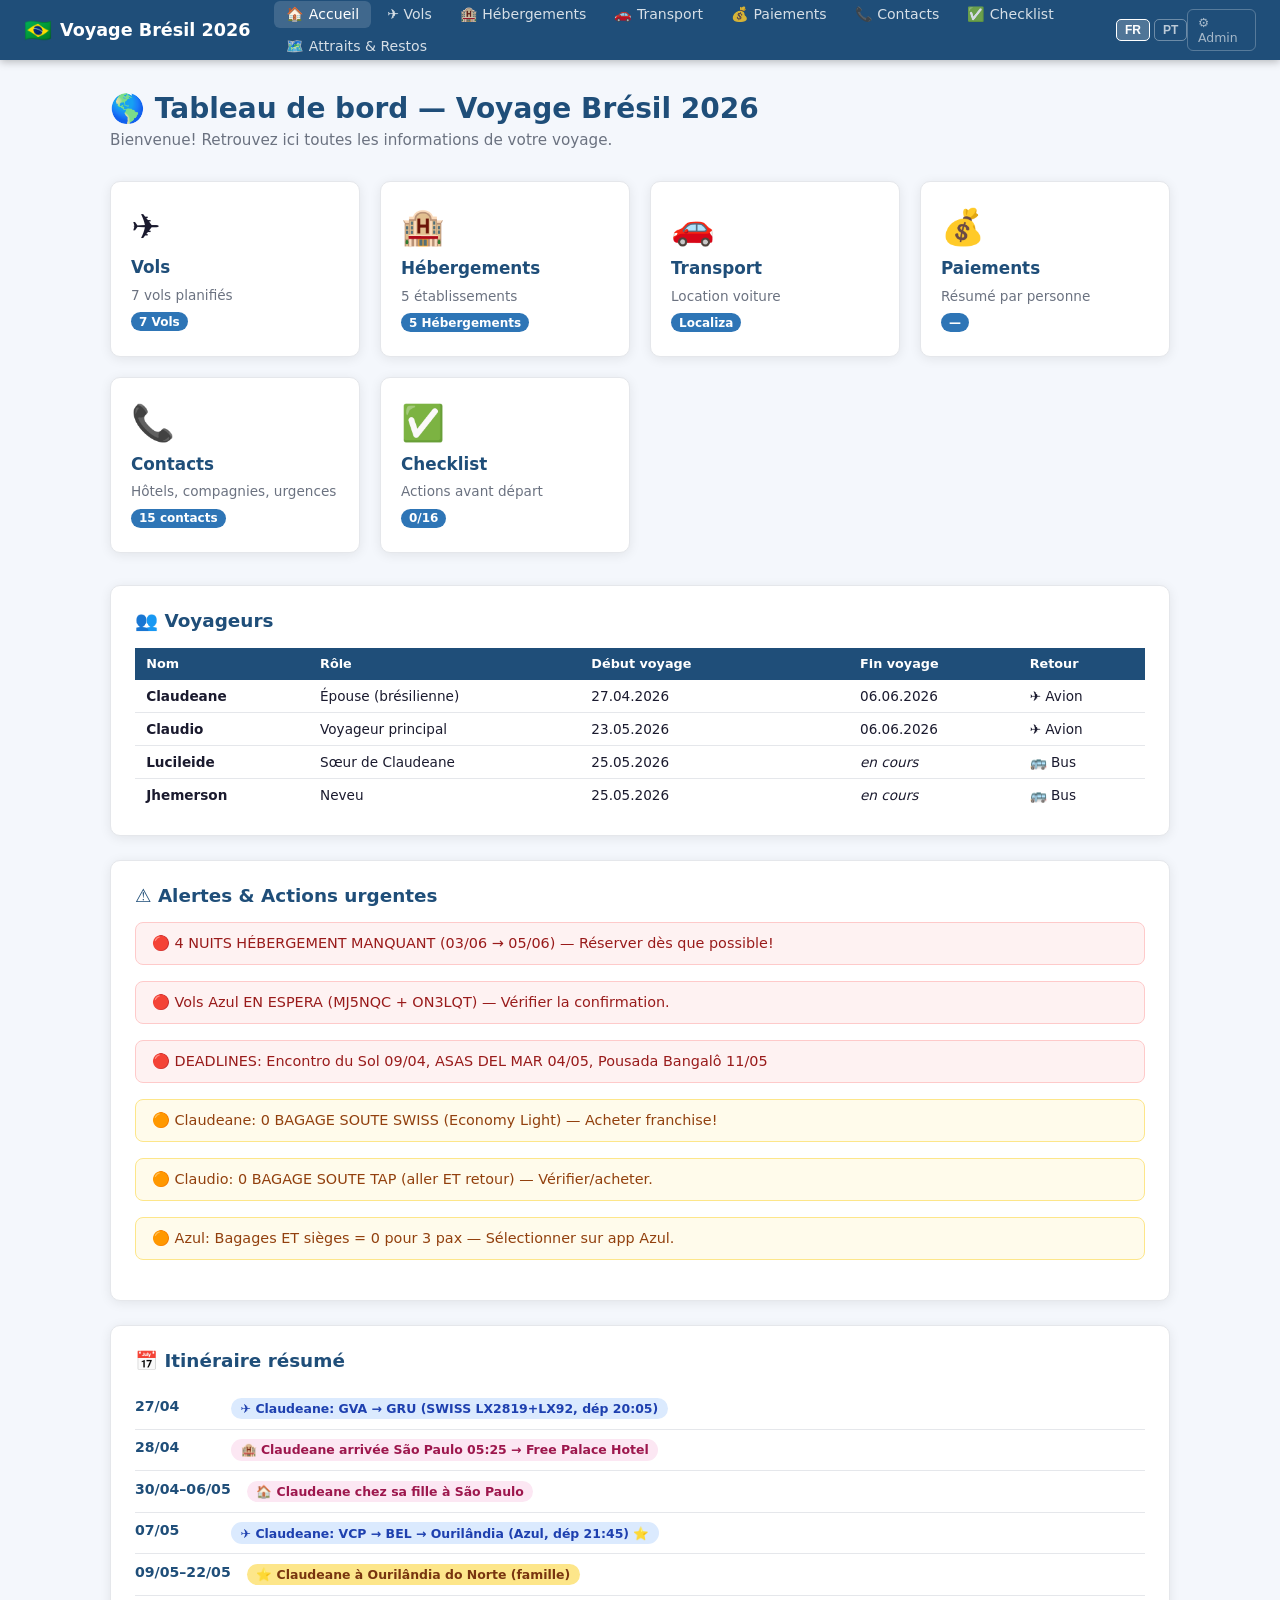
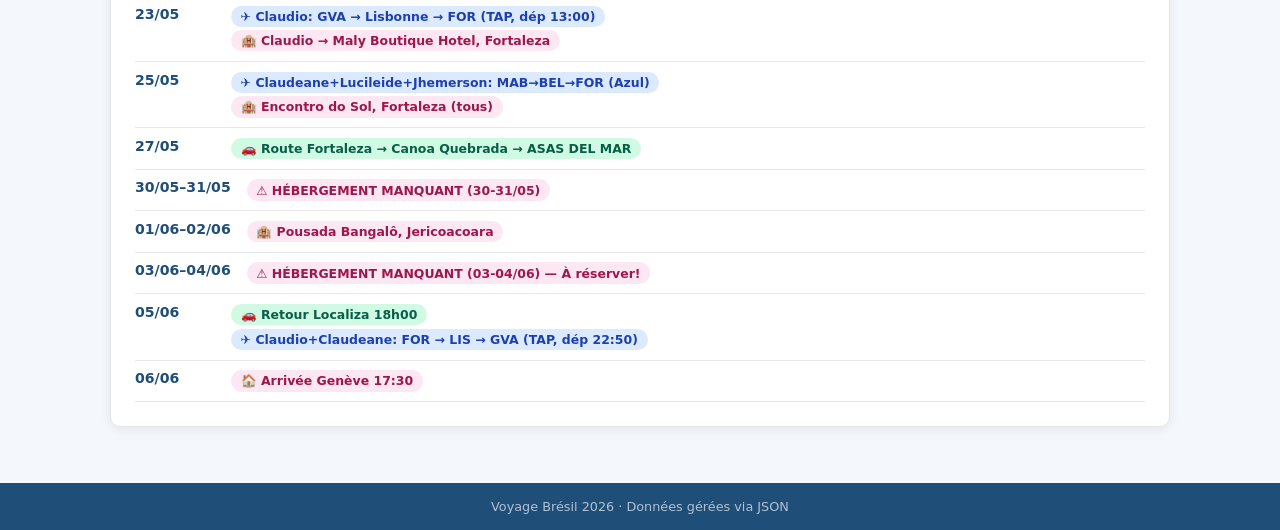
<file: index.html>
<!DOCTYPE html>
<html lang="fr">
<head>
  <meta charset="UTF-8">
  <meta name="viewport" content="width=device-width, initial-scale=1.0">
  <title>Voyage Brésil 2026 🇧🇷</title>
  <link rel="stylesheet" href="assets/styles.css">
  <link rel="icon" href="data:image/svg+xml,<svg xmlns='http://www.w3.org/2000/svg' viewBox='0 0 100 100'><text y='.9em' font-size='90'>🇧🇷</text></svg>">
  <script type="module" src="assets/i18n.js"></script>
</head>
<body>
  <nav>
    <a class="nav-brand" href="index.html"><span>🇧🇷</span> Voyage Brésil 2026</a>
    <div class="nav-links">
      <a href="index.html" data-i18n="nav.home">🏠 Accueil</a>
      <a href="flights.html" data-i18n="nav.flights">✈️ Vols</a>
      <a href="lodgings.html" data-i18n="nav.lodgings">🏨 Hébergements</a>
      <a href="transport.html" data-i18n="nav.transport">🚗 Transport</a>
      <a href="payments.html" data-i18n="nav.payments">💰 Paiements</a>
      <a href="contacts.html" data-i18n="nav.contacts">📞 Contacts</a>
      <a href="checklist.html" data-i18n="nav.checklist">✅ Checklist</a>
      <a href="attractions-restaurants.html" data-i18n="nav.attractions">🗺️ Attraits &amp; Restos</a>
    </div>
    <div class="nav-spacer"></div>
    <div class="lang-toggle">
      <button class="lang-btn" data-lang="fr" aria-pressed="true">FR</button>
      <button class="lang-btn" data-lang="pt-BR" aria-pressed="false">PT</button>
    </div>
    <a class="nav-admin-link" href="admin.html" data-i18n="nav.admin">⚙️ Admin</a>
  </nav>

  <main>
    <div class="page-header">
      <h1 data-i18n="page.index.title">🌎 Tableau de bord — Voyage Brésil 2026</h1>
      <p data-i18n="page.index.subtitle">Bienvenue! Retrouvez ici toutes les informations de votre voyage.</p>
    </div>

    <!-- Trip summary cards -->
    <div class="dashboard-grid">
      <a class="dash-card" href="flights.html">
        <div class="icon">✈️</div>
        <h3 data-i18n="dash.flights">Vols</h3>
        <p data-i18n="dash.flights.desc">7 vols planifiés</p>
        <span class="badge" id="flights-badge">…</span>
      </a>
      <a class="dash-card" href="lodgings.html">
        <div class="icon">🏨</div>
        <h3 data-i18n="dash.lodgings">Hébergements</h3>
        <p data-i18n="dash.lodgings.desc">5 établissements</p>
        <span class="badge" id="lodgings-badge">…</span>
      </a>
      <a class="dash-card" href="transport.html">
        <div class="icon">🚗</div>
        <h3 data-i18n="dash.transport">Transport</h3>
        <p data-i18n="dash.transport.desc">Location voiture</p>
        <span class="badge" id="transport-badge">Localiza</span>
      </a>
      <a class="dash-card" href="payments.html">
        <div class="icon">💰</div>
        <h3 data-i18n="dash.payments">Paiements</h3>
        <p data-i18n="dash.payments.desc">Résumé par personne</p>
        <span class="badge" id="payments-badge">…</span>
      </a>
      <a class="dash-card" href="contacts.html">
        <div class="icon">📞</div>
        <h3 data-i18n="dash.contacts">Contacts</h3>
        <p data-i18n="dash.contacts.desc">Hôtels, compagnies, urgences</p>
        <span class="badge">15 contacts</span>
      </a>
      <a class="dash-card" href="checklist.html">
        <div class="icon">✅</div>
        <h3 data-i18n="dash.checklist">Checklist</h3>
        <p data-i18n="dash.checklist.desc">Actions avant départ</p>
        <span class="badge" id="checklist-badge">…</span>
      </a>
    </div>

    <!-- Travellers -->
    <div class="card" style="margin-top:2rem">
      <h2 data-i18n="dash.travellers">👥 Voyageurs</h2>
      <div class="table-wrap">
        <table>
          <thead>
            <tr>
              <th data-i18n="th.traveller.name">Nom</th>
              <th data-i18n="th.traveller.role">Rôle</th>
              <th data-i18n="th.traveller.start">Début voyage</th>
              <th data-i18n="th.traveller.end">Fin voyage</th>
              <th data-i18n="th.traveller.return">Retour</th>
            </tr>
          </thead>
          <tbody id="travellers-tbody">
            <tr><td colspan="5" class="loading-center"><div class="spinner"></div></td></tr>
          </tbody>
        </table>
      </div>
    </div>

    <!-- Alerts -->
    <div class="card">
      <h2 data-i18n="dash.alerts">⚠️ Alertes & Actions urgentes</h2>
      <div id="alerts-container">
        <div class="loading-center"><div class="spinner"></div></div>
      </div>
    </div>

    <!-- Itinerary overview -->
    <div class="card">
      <h2 data-i18n="dash.itinerary">📅 Itinéraire résumé</h2>
      <div id="itinerary-container">
        <div class="loading-center"><div class="spinner"></div></div>
      </div>
    </div>
  </main>

  <footer>
    <p><span data-i18n="footer.text">Voyage Brésil 2026 · Données gérées via</span> JSON</p>
  </footer>

  <script type="module">
    import { fetchTravellers, fetchFlights, fetchLodgings, fetchChecklist, fmtDate, escHtml, statusBadge } from './assets/public.js';
    import { t } from './assets/i18n.js';

    async function loadDashboard() {
      renderAlerts();
      renderItinerary();

      try {
        const [travellers, flights, lodgings, checklist] = await Promise.all([
          fetchTravellers(),
          fetchFlights(),
          fetchLodgings(),
          fetchChecklist(),
        ]);

        // Travellers
        const tbody = document.getElementById('travellers-tbody');
        if (travellers) {
          tbody.innerHTML = travellers.map(tr => `<tr>
            <td><strong>${escHtml(tr.name)}</strong></td>
            <td>${escHtml(tr.role)}</td>
            <td>${fmtDate(tr.trip_start)}</td>
            <td>${tr.trip_end ? fmtDate(tr.trip_end) : `<em>${t('traveller.ongoing')}</em>`}</td>
            <td>${escHtml(tr.return_by)}</td>
          </tr>`).join('');
        }

        // Badges
        document.getElementById('flights-badge').textContent = `${flights.length} ${t('dash.flights')}`;
        document.getElementById('lodgings-badge').textContent = `${lodgings.length} ${t('dash.lodgings')}`;

        // Checklist progress from localStorage
        const ls = JSON.parse(localStorage.getItem('checklist_state') || '{}');
        const doneCount = Object.values(ls).filter(v => v && v.done).length;
        document.getElementById('checklist-badge').textContent = `${doneCount}/${checklist.length}`;
        document.getElementById('payments-badge').textContent = '—';

      } catch (err) {
        console.error(err);
        const tbody = document.getElementById('travellers-tbody');
        if (tbody) tbody.innerHTML = `<tr><td colspan="5"><div class="alert alert-danger">⚠️ ${escHtml(err.message)}</div></td></tr>`;
      }
    }

    function renderAlerts() {
      const container = document.getElementById('alerts-container');
      const alerts = [
        { level: 'danger',  text: '🔴 4 NUITS HÉBERGEMENT MANQUANT (03/06 → 05/06) — Réserver dès que possible!' },
        { level: 'danger',  text: '🔴 Vols Azul EN ESPERA (MJ5NQC + ON3LQT) — Vérifier la confirmation.' },
        { level: 'danger',  text: '🔴 DEADLINES: Encontro du Sol 09/04, ASAS DEL MAR 04/05, Pousada Bangalô 11/05' },
        { level: 'warning', text: '🟠 Claudeane: 0 BAGAGE SOUTE SWISS (Economy Light) — Acheter franchise!' },
        { level: 'warning', text: '🟠 Claudio: 0 BAGAGE SOUTE TAP (aller ET retour) — Vérifier/acheter.' },
        { level: 'warning', text: '🟠 Azul: Bagages ET sièges = 0 pour 3 pax — Sélectionner sur app Azul.' },
      ];

      container.innerHTML = alerts.map(a =>
        `<div class="alert alert-${a.level}">${escHtml(a.text)}</div>`
      ).join('');
    }

    function renderItinerary() {
      const container = document.getElementById('itinerary-container');
      const rows = [
        { date: '27/04', events: [{ type: 'flight', text: '✈️ Claudeane: GVA → GRU (SWISS LX2819+LX92, dép 20:05)' }] },
        { date: '28/04', events: [{ type: 'hotel', text: '🏨 Claudeane arrivée São Paulo 05:25 → Free Palace Hotel' }] },
        { date: '30/04–06/05', events: [{ type: 'hotel', text: '🏠 Claudeane chez sa fille à São Paulo' }] },
        { date: '07/05', events: [{ type: 'flight', text: '✈️ Claudeane: VCP → BEL → Ourilândia (Azul, dép 21:45) ⭐' }] },
        { date: '09/05–22/05', events: [{ type: 'surprise', text: '⭐ Claudeane à Ourilândia do Norte (famille)' }] },
        { date: '23/05', events: [
          { type: 'flight', text: '✈️ Claudio: GVA → Lisbonne → FOR (TAP, dép 13:00)' },
          { type: 'hotel', text: '🏨 Claudio → Maly Boutique Hotel, Fortaleza' },
        ]},
        { date: '25/05', events: [
          { type: 'flight', text: '✈️ Claudeane+Lucileide+Jhemerson: MAB→BEL→FOR (Azul)' },
          { type: 'hotel', text: '🏨 Encontro do Sol, Fortaleza (tous)' },
        ]},
        { date: '27/05', events: [{ type: 'car', text: '🚗 Route Fortaleza → Canoa Quebrada → ASAS DEL MAR' }] },
        { date: '30/05–31/05', events: [{ type: 'hotel', text: '⚠️ HÉBERGEMENT MANQUANT (30-31/05)' }] },
        { date: '01/06–02/06', events: [{ type: 'hotel', text: '🏨 Pousada Bangalô, Jericoacoara' }] },
        { date: '03/06–04/06', events: [{ type: 'hotel', text: '⚠️ HÉBERGEMENT MANQUANT (03-04/06) — À réserver!' }] },
        { date: '05/06', events: [
          { type: 'car', text: '🚗 Retour Localiza 18h00' },
          { type: 'flight', text: '✈️ Claudio+Claudeane: FOR → LIS → GVA (TAP, dép 22:50)' },
        ]},
        { date: '06/06', events: [{ type: 'hotel', text: '🏠 Arrivée Genève 17:30' }] },
      ];

      const typeClass = { flight: 'event-flight', hotel: 'event-hotel', car: 'event-car', surprise: 'event-surprise' };

      container.innerHTML = rows.map(r => `
        <div class="itinerary-row">
          <div class="itinerary-date">${r.date}</div>
          <div class="itinerary-events">
            ${r.events.map(e => `<span class="event-pill ${typeClass[e.type] || ''}">${escHtml(e.text)}</span>`).join('')}
          </div>
        </div>
      `).join('');
    }

    loadDashboard();

    // Re-render on language change (badges use translated labels)
    document.addEventListener('langchange', () => {
      const tbody = document.getElementById('travellers-tbody');
      if (tbody && !tbody.querySelector('.alert')) loadDashboard();
    });
  </script>
</body>
</html>
</file>
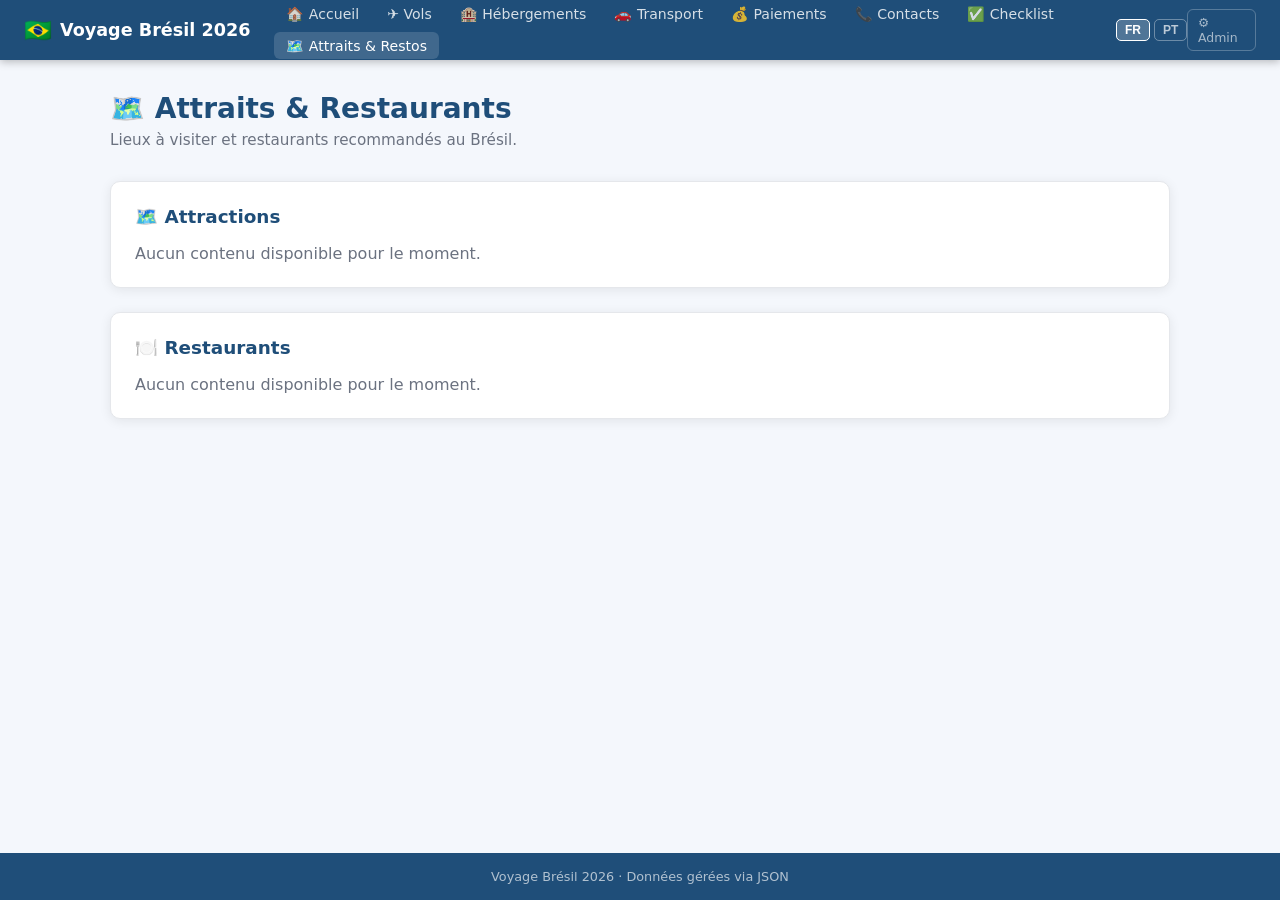
<file: attractions-restaurants.html>
<!DOCTYPE html>
<html lang="fr">
<head>
  <meta charset="UTF-8">
  <meta name="viewport" content="width=device-width, initial-scale=1.0">
  <title>Attraits &amp; Restaurants — Voyage Brésil 2026</title>
  <link rel="stylesheet" href="assets/styles.css">
  <link rel="icon" href="data:image/svg+xml,<svg xmlns='http://www.w3.org/2000/svg' viewBox='0 0 100 100'><text y='.9em' font-size='90'>🗺️</text></svg>">
  <script type="module" src="assets/i18n.js"></script>
</head>
<body>
  <nav>
    <a class="nav-brand" href="index.html"><span>🇧🇷</span> Voyage Brésil 2026</a>
    <div class="nav-links">
      <a href="index.html" data-i18n="nav.home">🏠 Accueil</a>
      <a href="flights.html" data-i18n="nav.flights">✈️ Vols</a>
      <a href="lodgings.html" data-i18n="nav.lodgings">🏨 Hébergements</a>
      <a href="transport.html" data-i18n="nav.transport">🚗 Transport</a>
      <a href="payments.html" data-i18n="nav.payments">💰 Paiements</a>
      <a href="contacts.html" data-i18n="nav.contacts">📞 Contacts</a>
      <a href="checklist.html" data-i18n="nav.checklist">✅ Checklist</a>
      <a href="attractions-restaurants.html" data-i18n="nav.attractions">🗺️ Attraits &amp; Restos</a>
    </div>
    <div class="nav-spacer"></div>
    <div class="lang-toggle">
      <button class="lang-btn" data-lang="fr" aria-pressed="true">FR</button>
      <button class="lang-btn" data-lang="pt-BR" aria-pressed="false">PT</button>
    </div>
    <a class="nav-admin-link" href="admin.html" data-i18n="nav.admin">⚙️ Admin</a>
  </nav>

  <main>
    <div class="page-header">
      <h1 data-i18n="page.attractions.title">🗺️ Attraits &amp; Restaurants</h1>
      <p data-i18n="page.attractions.subtitle">Lieux à visiter et restaurants recommandés au Brésil.</p>
    </div>

    <div id="attractions-section">
      <div class="loading-center"><div class="spinner"></div></div>
    </div>
    <div id="restaurants-section" style="margin-top:1rem"></div>
  </main>

  <footer>
    <p><span data-i18n="footer.text">Voyage Brésil 2026 · Données gérées via</span> JSON</p>
  </footer>

  <script type="module">
    import { fetchContent, escHtml } from './assets/public.js';
    import { lang } from './assets/i18n.js';
    import { t } from './assets/i18n.js';

    function renderContentSection(container, items, sectionKey) {
      if (!items || items.length === 0) {
        container.innerHTML = `<div class="card"><h2>${escHtml(t(sectionKey))}</h2><p style="color:var(--text-light)">${escHtml(t('content.noItems'))}</p></div>`;
        return;
      }
      let html = `<div class="card"><h2>${escHtml(t(sectionKey))}</h2>`;
      items.forEach(item => {
        html += `<div style="margin-bottom:1rem;padding-bottom:1rem;border-bottom:1px solid var(--border,#e5e7eb)">
          <h3 style="margin:0 0 .35rem">${escHtml(item.title)}</h3>`;
        if (item.date) html += `<p style="font-size:.8rem;color:var(--text-light)">${escHtml(t('content.date'))}: ${escHtml(item.date)}</p>`;
        if (item.description) html += `<p style="white-space:pre-line">${escHtml(item.description)}</p>`;
        if (item.links && item.links.length) {
          html += `<p style="font-weight:600;margin-bottom:.25rem">${escHtml(t('content.links'))}</p><ul style="margin:0;padding-left:1.2rem">`;
          item.links.forEach(l => { html += `<li><a href="${escHtml(l.url)}" target="_blank" rel="noopener">${escHtml(l.label)}</a></li>`; });
          html += '</ul>';
        }
        if (item.attachments && item.attachments.length) {
          html += `<p style="font-weight:600;margin:.5rem 0 .25rem">${escHtml(t('content.attachments'))}</p><div style="display:flex;flex-wrap:wrap;gap:.5rem">`;
          item.attachments.forEach(a => {
            const icon = a.type === 'pdf' ? '📄' : '🖼️';
            html += `<a href="${escHtml(a.url)}" target="_blank" rel="noopener" class="btn btn-outline btn-sm">${icon} ${escHtml(a.label)}</a>`;
          });
          html += '</div>';
        }
        html += '</div>';
      });
      html += '</div>';
      container.innerHTML = html;
    }

    async function loadPage() {
      const currentLang = lang;
      try {
        const [attractions, restaurants] = await Promise.all([
          fetchContent(currentLang, 'attractions'),
          fetchContent(currentLang, 'restaurants'),
        ]);
        renderContentSection(document.getElementById('attractions-section'), attractions, 'section.attractions');
        renderContentSection(document.getElementById('restaurants-section'), restaurants, 'section.restaurants');
      } catch (err) {
        document.getElementById('attractions-section').innerHTML =
          `<div class="alert alert-danger">⚠️ ${escHtml(err.message)}</div>`;
      }
    }

    loadPage();
    document.addEventListener('langchange', loadPage);
  </script>
</body>
</html>
</file>
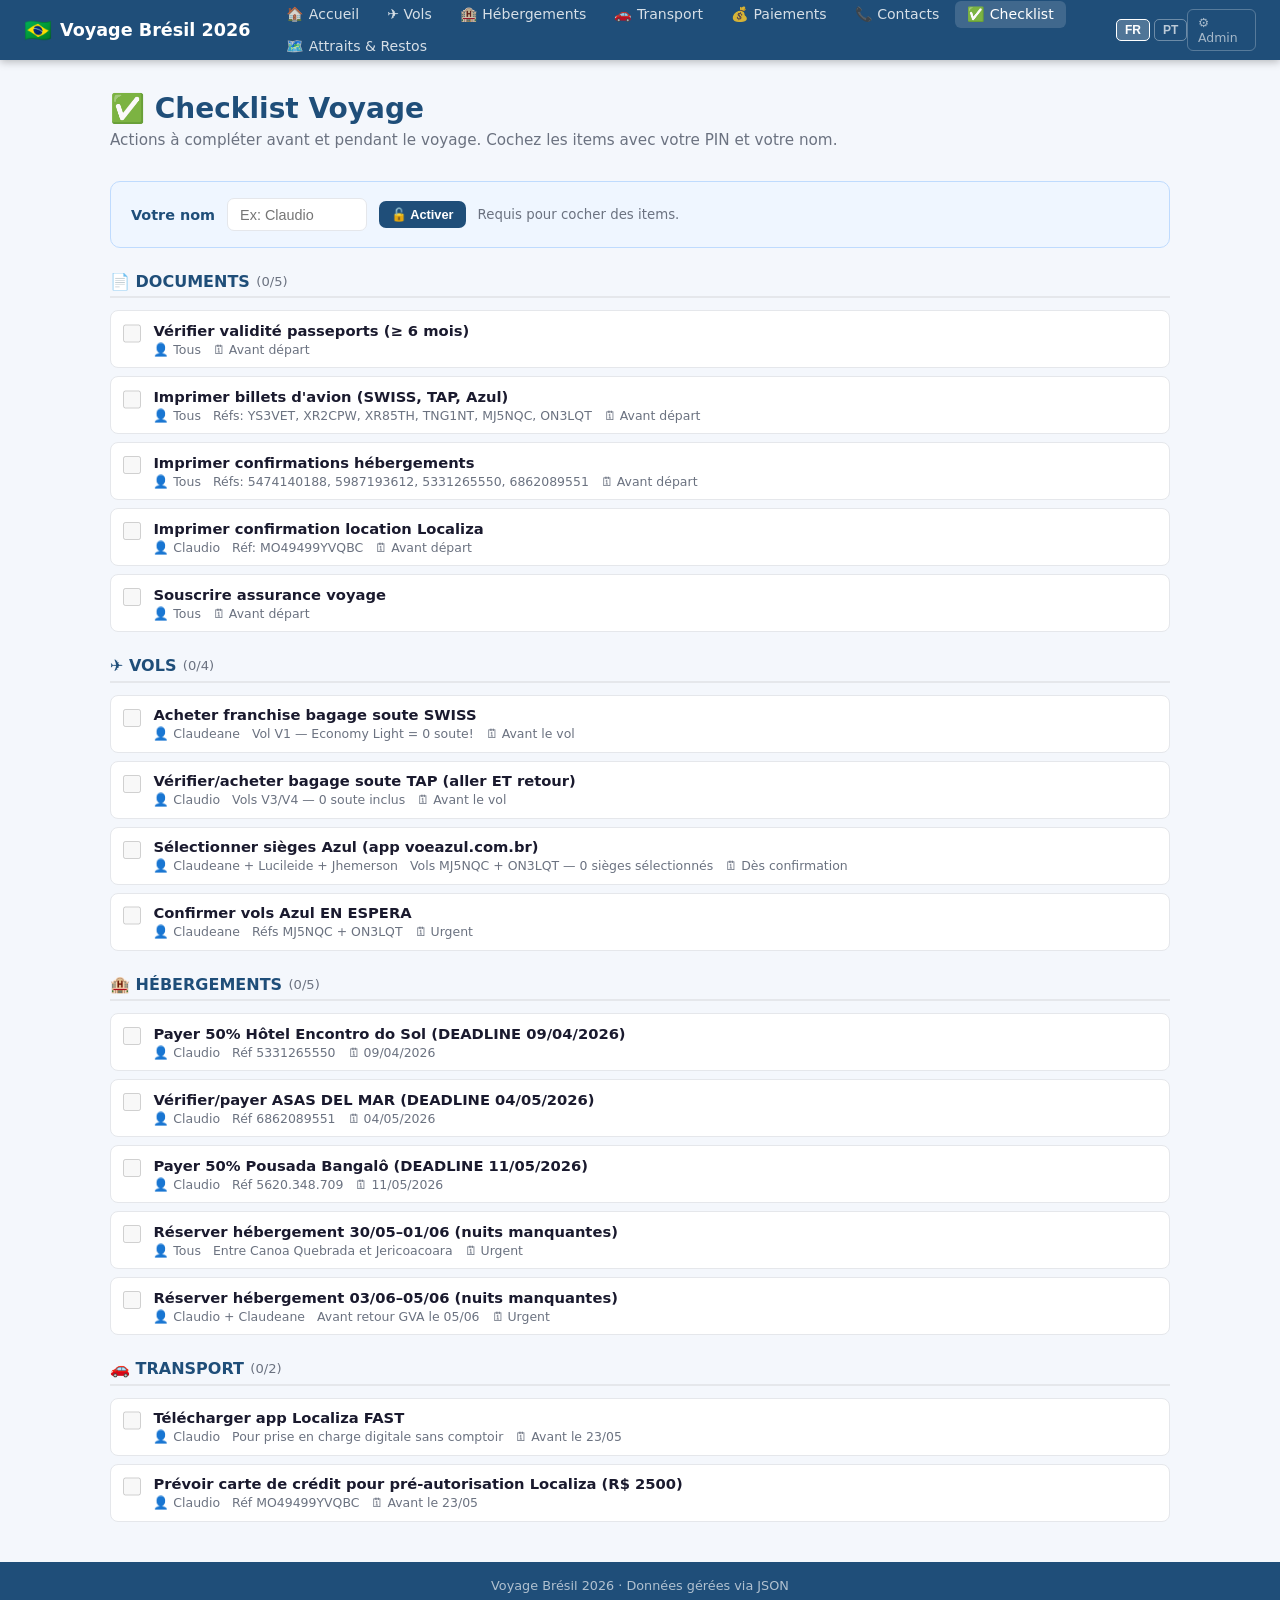
<file: checklist.html>
<!DOCTYPE html>
<html lang="fr">
<head>
  <meta charset="UTF-8">
  <meta name="viewport" content="width=device-width, initial-scale=1.0">
  <title>Checklist — Voyage Brésil 2026</title>
  <link rel="stylesheet" href="assets/styles.css">
  <link rel="icon" href="data:image/svg+xml,<svg xmlns='http://www.w3.org/2000/svg' viewBox='0 0 100 100'><text y='.9em' font-size='90'>✅</text></svg>">
  <script type="module" src="assets/i18n.js"></script>
</head>
<body>
  <nav>
    <a class="nav-brand" href="index.html"><span>🇧🇷</span> Voyage Brésil 2026</a>
    <div class="nav-links">
      <a href="index.html" data-i18n="nav.home">🏠 Accueil</a>
      <a href="flights.html" data-i18n="nav.flights">✈️ Vols</a>
      <a href="lodgings.html" data-i18n="nav.lodgings">🏨 Hébergements</a>
      <a href="transport.html" data-i18n="nav.transport">🚗 Transport</a>
      <a href="payments.html" data-i18n="nav.payments">💰 Paiements</a>
      <a href="contacts.html" data-i18n="nav.contacts">📞 Contacts</a>
      <a href="checklist.html" data-i18n="nav.checklist">✅ Checklist</a>
      <a href="attractions-restaurants.html" data-i18n="nav.attractions">🗺️ Attraits &amp; Restos</a>
    </div>
    <div class="nav-spacer"></div>
    <div class="lang-toggle">
      <button class="lang-btn" data-lang="fr" aria-pressed="true">FR</button>
      <button class="lang-btn" data-lang="pt-BR" aria-pressed="false">PT</button>
    </div>
    <a class="nav-admin-link" href="admin.html" data-i18n="nav.admin">⚙️ Admin</a>
  </nav>

  <main>
    <div class="page-header">
      <h1 data-i18n="page.checklist.title">✅ Checklist Voyage</h1>
      <p data-i18n="page.checklist.subtitle">Actions à compléter avant et pendant le voyage. Cochez les items avec votre PIN et votre nom.</p>
    </div>

    <!-- PIN unlock bar -->
    <div class="checklist-unlock-bar">
      <span data-i18n="checklist.pin.icon">🔒</span>
      <label for="checklist-pin" data-i18n="checklist.pin.label">PIN Checklist</label>
      <input type="password" id="checklist-pin" data-i18n-placeholder="checklist.pin.placeholder" placeholder="PIN" maxlength="20" autocomplete="off">
      <label for="checklist-name" data-i18n="checklist.name.label">Votre nom</label>
      <input type="text" id="checklist-name" data-i18n-placeholder="checklist.name.placeholder" placeholder="Ex: Claudio" maxlength="50">
      <button class="btn btn-primary btn-sm" id="checklist-save-pin" data-i18n="checklist.unlock.btn">🔓 Activer</button>
      <small style="color:var(--text-light)" data-i18n="checklist.unlock.hint">Requis pour cocher des items.</small>
    </div>

    <div id="checklist-container">
      <div class="loading-center"><div class="spinner"></div></div>
    </div>
  </main>

  <footer>
    <p><span data-i18n="footer.text">Voyage Brésil 2026 · Données gérées via</span> JSON</p>
  </footer>

  <script type="module" src="assets/checklist.js"></script>
</body>
</html>
</file>
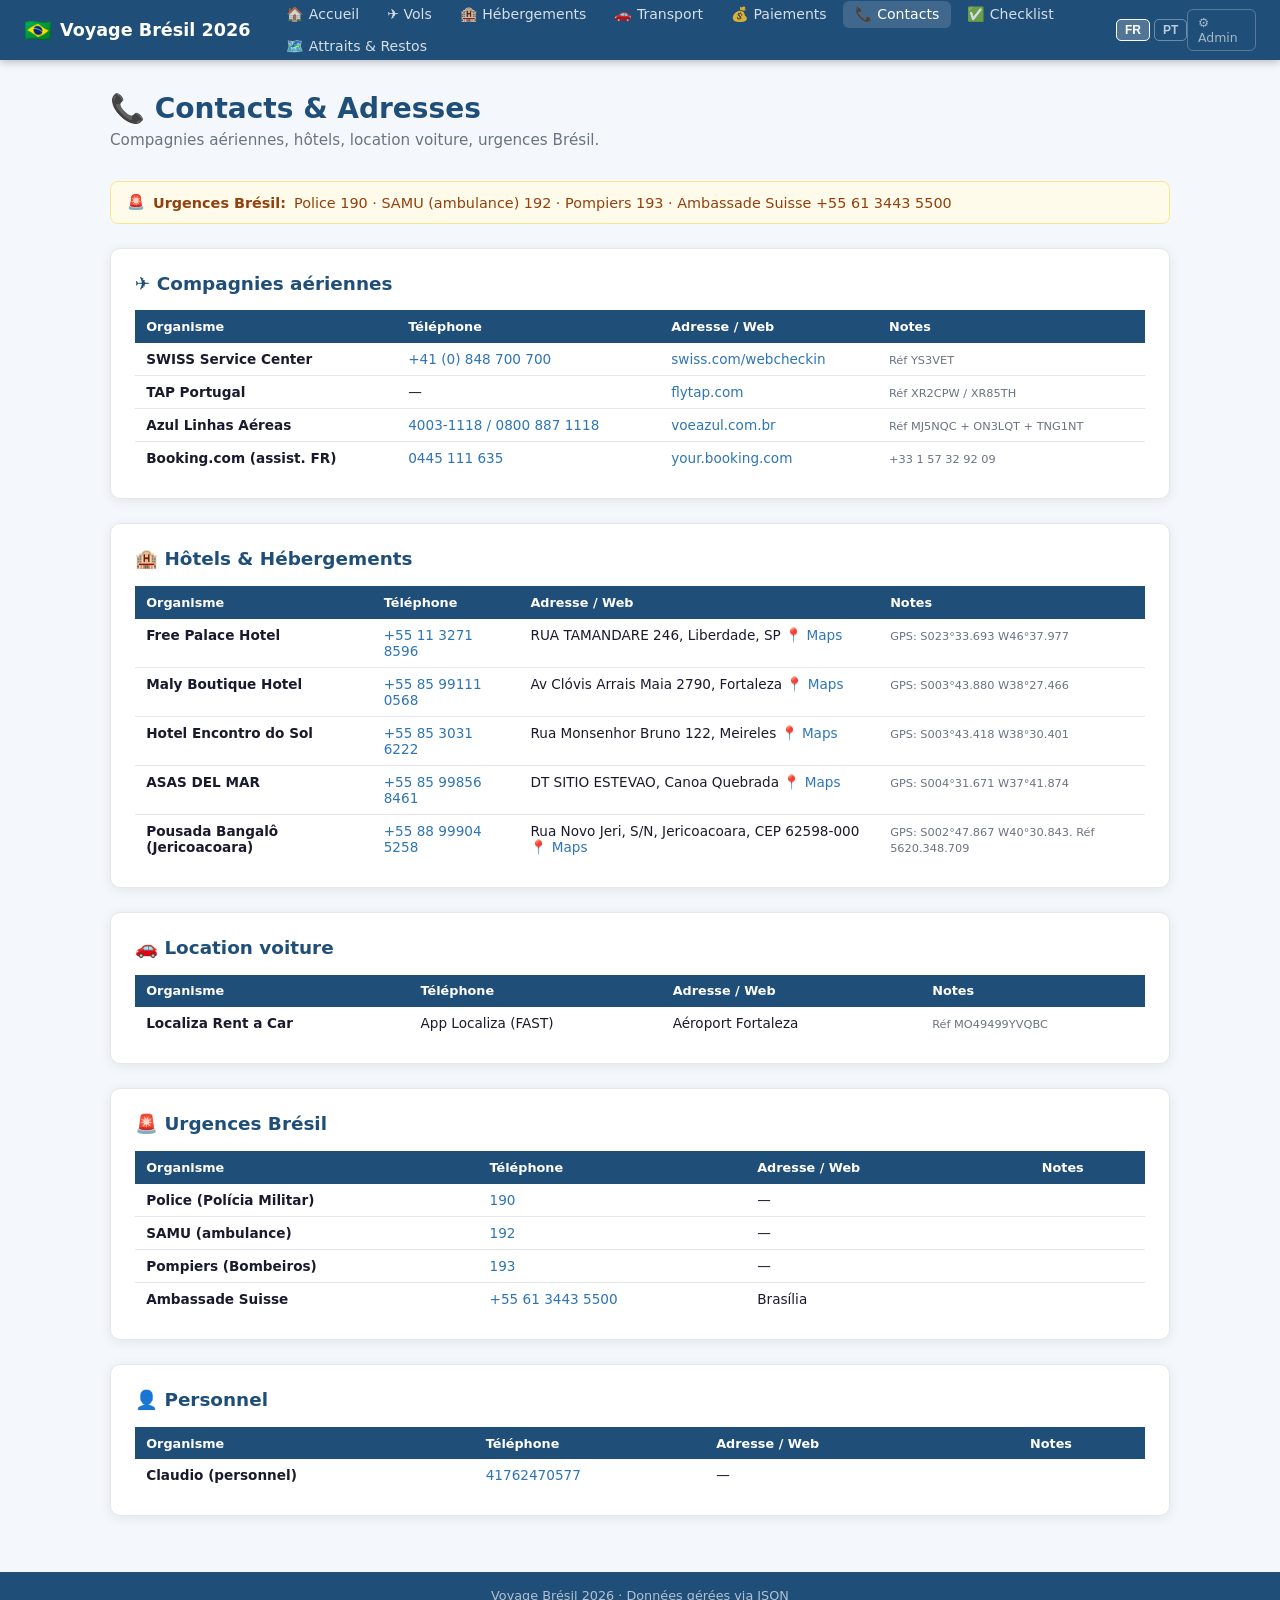
<file: contacts.html>
<!DOCTYPE html>
<html lang="fr">
<head>
  <meta charset="UTF-8">
  <meta name="viewport" content="width=device-width, initial-scale=1.0">
  <title>Contacts — Voyage Brésil 2026</title>
  <link rel="stylesheet" href="assets/styles.css">
  <link rel="icon" href="data:image/svg+xml,<svg xmlns='http://www.w3.org/2000/svg' viewBox='0 0 100 100'><text y='.9em' font-size='90'>📞</text></svg>">
  <script type="module" src="assets/i18n.js"></script>
</head>
<body>
  <nav>
    <a class="nav-brand" href="index.html"><span>🇧🇷</span> Voyage Brésil 2026</a>
    <div class="nav-links">
      <a href="index.html" data-i18n="nav.home">🏠 Accueil</a>
      <a href="flights.html" data-i18n="nav.flights">✈️ Vols</a>
      <a href="lodgings.html" data-i18n="nav.lodgings">🏨 Hébergements</a>
      <a href="transport.html" data-i18n="nav.transport">🚗 Transport</a>
      <a href="payments.html" data-i18n="nav.payments">💰 Paiements</a>
      <a href="contacts.html" data-i18n="nav.contacts">📞 Contacts</a>
      <a href="checklist.html" data-i18n="nav.checklist">✅ Checklist</a>
      <a href="attractions-restaurants.html" data-i18n="nav.attractions">🗺️ Attraits &amp; Restos</a>
    </div>
    <div class="nav-spacer"></div>
    <div class="lang-toggle">
      <button class="lang-btn" data-lang="fr" aria-pressed="true">FR</button>
      <button class="lang-btn" data-lang="pt-BR" aria-pressed="false">PT</button>
    </div>
    <a class="nav-admin-link" href="admin.html" data-i18n="nav.admin">⚙️ Admin</a>
  </nav>

  <main>
    <div class="page-header">
      <h1 data-i18n="page.contacts.title">📞 Contacts & Adresses</h1>
      <p data-i18n="page.contacts.subtitle">Compagnies aériennes, hôtels, location voiture, urgences Brésil.</p>
    </div>

    <div class="alert alert-warning" style="margin-bottom:1.5rem" data-i18n="contacts.emergency.alert">
      🚨 <strong>Urgences Brésil:</strong> Police 190 · SAMU (ambulance) 192 · Pompiers 193 · Ambassade Suisse +55 61 3443 5500
    </div>

    <div id="contacts-container">
      <div class="loading-center"><div class="spinner"></div></div>
    </div>
  </main>

  <footer>
    <p><span data-i18n="footer.text">Voyage Brésil 2026 · Données gérées via</span> JSON</p>
  </footer>

  <script type="module">
    import { fetchContacts, showError, showLoading, escHtml } from './assets/public.js';
    import { t } from './assets/i18n.js';

    const CATEGORIES = {
      airlines:  { key: 'contacts.cat.airlines',  ids: ['C1','C2','C3','C4'] },
      hotels:    { key: 'contacts.cat.hotels',    ids: ['C5','C6','C7','C8','C15'] },
      transport: { key: 'contacts.cat.transport', ids: ['C9'] },
      emergency: { key: 'contacts.cat.emergency', ids: ['C10','C11','C12','C13'] },
      personal:  { key: 'contacts.cat.personal',  ids: ['C14'] },
    };

    async function loadContacts() {
      const container = document.getElementById('contacts-container');
      showLoading(container);

      try {
        const contacts = await fetchContacts();
        renderContacts(contacts, container);
      } catch (err) {
        showError(container, err.message, err.stack);
      }
    }

    function renderContacts(contacts, container) {
      if (!contacts || contacts.length === 0) {
        container.innerHTML = `<div class="alert alert-info">${t('contacts.noData')}</div>`;
        return;
      }

      const byId = {};
      contacts.forEach(c => { byId[c.id] = c; });

      let html = '';

      for (const [, cat] of Object.entries(CATEGORIES)) {
        const catContacts = cat.ids.map(id => byId[id]).filter(Boolean);
        if (catContacts.length === 0) continue;

        html += `<div class="card">
          <h2>${t(cat.key)}</h2>
          <div class="table-wrap">
            <table>
              <thead><tr><th>${t('th.contact.org')}</th><th>${t('th.contact.phone')}</th><th>${t('th.contact.address')}</th><th>${t('th.contact.notes')}</th></tr></thead>
              <tbody>
                ${catContacts.map(c => `<tr>
                  <td><strong>${escHtml(c.organization)}</strong></td>
                  <td>
                    ${c.phone && c.phone !== '—' && c.phone !== 'App Localiza (FAST)'
                      ? `<a href="tel:${escHtml(c.phone.replace(/\s/g,''))}">${escHtml(c.phone)}</a>`
                      : escHtml(c.phone || '—')}
                  </td>
                  <td>
                    ${c.address_web && c.address_web.startsWith('http') || (c.address_web || '').includes('.')
                      ? `<a href="${c.address_web.startsWith('http') ? '' : 'https://'}${escHtml(c.address_web)}" target="_blank">${escHtml(c.address_web)}</a>`
                      : escHtml(c.address_web || '—')}
                    ${c.lat && c.lon ? ` <a href="https://www.google.com/maps?q=${c.lat},${c.lon}" target="_blank" style="white-space:nowrap">${t('lodgings.maps')}</a>` : ''}
                  </td>
                  <td><small style="color:var(--text-light)">${escHtml(c.notes || '')}</small></td>
                </tr>`).join('')}
              </tbody>
            </table>
          </div>
        </div>`;
      }

      // Any contacts not in categories
      const categorized = Object.values(CATEGORIES).flatMap(c => c.ids);
      const uncategorized = contacts.filter(c => !categorized.includes(c.id));
      if (uncategorized.length > 0) {
        html += `<div class="card">
          <h2>${t('contacts.cat.other')}</h2>
          <div class="table-wrap">
            <table>
              <thead><tr><th>${t('th.contact.org')}</th><th>${t('th.contact.phone')}</th><th>${t('th.contact.address')}</th><th>${t('th.contact.notes')}</th></tr></thead>
              <tbody>
                ${uncategorized.map(c => `<tr>
                  <td><strong>${escHtml(c.organization)}</strong></td>
                  <td>${escHtml(c.phone || '—')}</td>
                  <td>${escHtml(c.address_web || '—')}</td>
                  <td><small>${escHtml(c.notes || '')}</small></td>
                </tr>`).join('')}
              </tbody>
            </table>
          </div>
        </div>`;
      }

      container.innerHTML = html;
    }

    loadContacts();

    document.addEventListener('langchange', () => {
      const c = document.getElementById('contacts-container');
      if (c && !c.querySelector('.alert')) loadContacts();
    });
  </script>
</body>
</html>
</file>
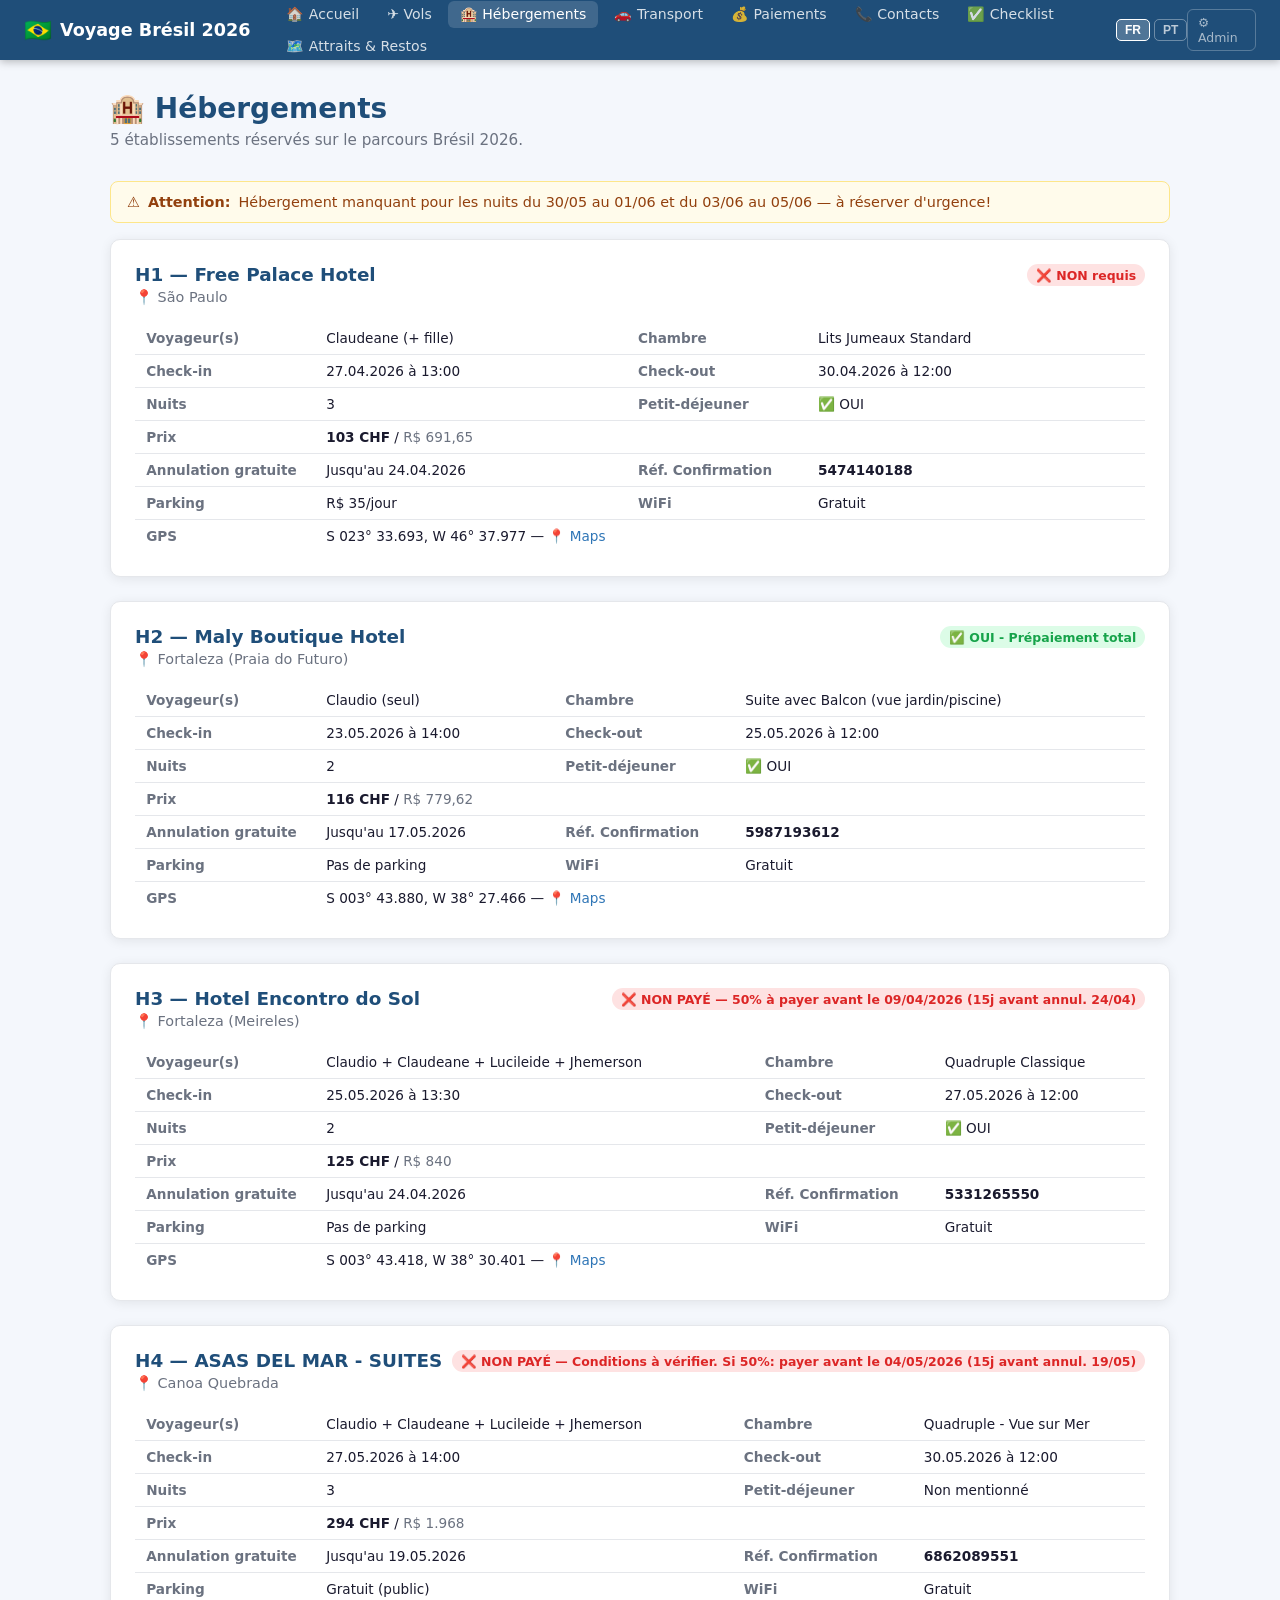
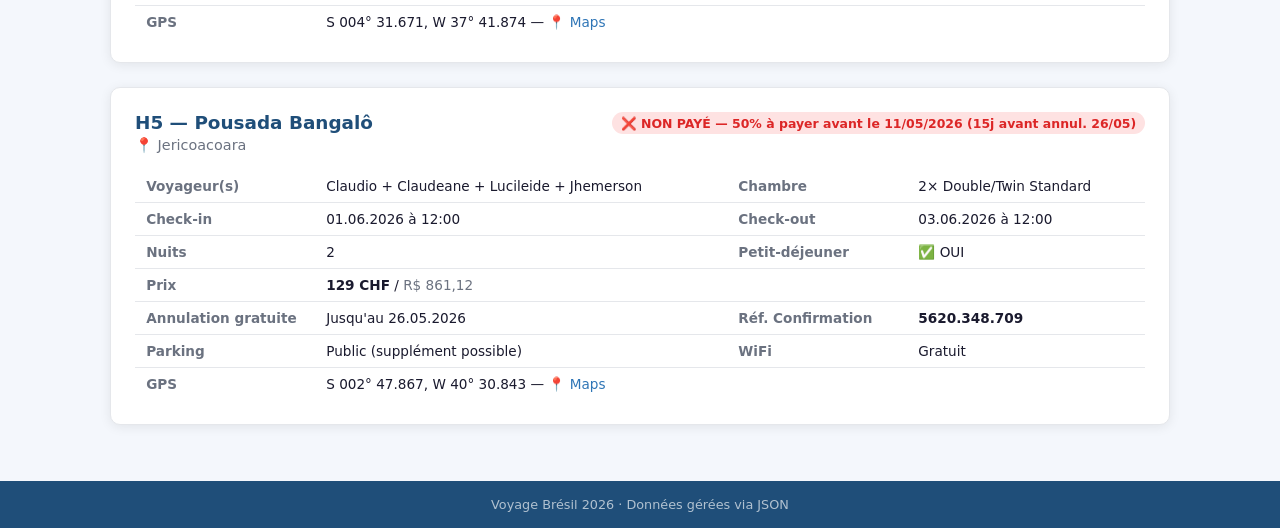
<file: lodgings.html>
<!DOCTYPE html>
<html lang="fr">
<head>
  <meta charset="UTF-8">
  <meta name="viewport" content="width=device-width, initial-scale=1.0">
  <title>Hébergements — Voyage Brésil 2026</title>
  <link rel="stylesheet" href="assets/styles.css">
  <link rel="icon" href="data:image/svg+xml,<svg xmlns='http://www.w3.org/2000/svg' viewBox='0 0 100 100'><text y='.9em' font-size='90'>🏨</text></svg>">
  <script type="module" src="assets/i18n.js"></script>
</head>
<body>
  <nav>
    <a class="nav-brand" href="index.html"><span>🇧🇷</span> Voyage Brésil 2026</a>
    <div class="nav-links">
      <a href="index.html" data-i18n="nav.home">🏠 Accueil</a>
      <a href="flights.html" data-i18n="nav.flights">✈️ Vols</a>
      <a href="lodgings.html" data-i18n="nav.lodgings">🏨 Hébergements</a>
      <a href="transport.html" data-i18n="nav.transport">🚗 Transport</a>
      <a href="payments.html" data-i18n="nav.payments">💰 Paiements</a>
      <a href="contacts.html" data-i18n="nav.contacts">📞 Contacts</a>
      <a href="checklist.html" data-i18n="nav.checklist">✅ Checklist</a>
      <a href="attractions-restaurants.html" data-i18n="nav.attractions">🗺️ Attraits &amp; Restos</a>
    </div>
    <div class="nav-spacer"></div>
    <div class="lang-toggle">
      <button class="lang-btn" data-lang="fr" aria-pressed="true">FR</button>
      <button class="lang-btn" data-lang="pt-BR" aria-pressed="false">PT</button>
    </div>
    <a class="nav-admin-link" href="admin.html" data-i18n="nav.admin">⚙️ Admin</a>
  </nav>

  <main>
    <div class="page-header">
      <h1 data-i18n="page.lodgings.title">🏨 Hébergements</h1>
      <p data-i18n="page.lodgings.subtitle">5 établissements réservés sur le parcours Brésil 2026.</p>
    </div>

    <div class="alert alert-warning" data-i18n="lodgings.missing.alert">
      ⚠️ <strong>Attention:</strong> Hébergement manquant pour les nuits du 30/05 au 01/06 et du 03/06 au 05/06 — à réserver d'urgence!
    </div>

    <div id="lodgings-container">
      <div class="loading-center"><div class="spinner"></div></div>
    </div>
  </main>

  <footer>
    <p><span data-i18n="footer.text">Voyage Brésil 2026 · Données gérées via</span> JSON</p>
  </footer>

  <script type="module">
    import { fetchLodgings, showError, showLoading, escHtml, fmtDate, fmtAmt, statusBadge } from './assets/public.js';
    import { t } from './assets/i18n.js';

    async function loadLodgings() {
      const container = document.getElementById('lodgings-container');
      showLoading(container);

      try {
        const lodgings = await fetchLodgings(false);
        renderLodgings(lodgings, container);
      } catch (err) {
        showError(container, err.message, err.stack);
      }
    }

    function renderLodgings(lodgings, container) {
      if (!lodgings || lodgings.length === 0) {
        container.innerHTML = `<div class="alert alert-info">${t('lodgings.noData')}</div>`;
        return;
      }

      container.innerHTML = lodgings.map(h => `
        <div class="card">
          <div style="display:flex;justify-content:space-between;align-items:flex-start;flex-wrap:wrap;gap:.5rem">
            <div>
              <h2 style="margin-bottom:.25rem">${escHtml(h.id)} — ${escHtml(h.establishment)}</h2>
              <p style="color:var(--text-light);font-size:.9rem">📍 ${escHtml(h.city)}</p>
            </div>
            <div>${statusBadge(h.prepayment)}</div>
          </div>

          <div class="table-wrap" style="margin-top:1rem">
            <table>
              <tbody>
                <tr>
                  <td style="width:180px;font-weight:600;color:var(--text-light)">${t('lodgings.travellers')}</td>
                  <td>${escHtml(h.travellers_desc)}</td>
                  <td style="width:180px;font-weight:600;color:var(--text-light)">${t('lodgings.room')}</td>
                  <td>${escHtml(h.room_type)}</td>
                </tr>
                <tr>
                  <td style="font-weight:600;color:var(--text-light)">${t('lodgings.checkin')}</td>
                  <td>${fmtDate(h.checkin_date)} à ${escHtml(h.checkin_time || '—')}</td>
                  <td style="font-weight:600;color:var(--text-light)">${t('lodgings.checkout')}</td>
                  <td>${fmtDate(h.checkout_date)} à ${escHtml(h.checkout_time || '—')}</td>
                </tr>
                <tr>
                  <td style="font-weight:600;color:var(--text-light)">${t('lodgings.nights')}</td>
                  <td>${escHtml(String(h.nights || '—'))}</td>
                  <td style="font-weight:600;color:var(--text-light)">${t('lodgings.breakfast')}</td>
                  <td>${escHtml(h.breakfast || '—')}</td>
                </tr>
                <tr>
                  <td style="font-weight:600;color:var(--text-light)">${t('lodgings.price')}</td>
                  <td colspan="3">${fmtAmt(h.price_chf, h.price_brl)}</td>
                </tr>
                <tr>
                  <td style="font-weight:600;color:var(--text-light)">${t('lodgings.freeCancellation')}</td>
                  <td>${h.free_cancellation_until ? t('lodgings.freeCancellationUntil') + ' ' + fmtDate(h.free_cancellation_until) : '—'}</td>
                  <td style="font-weight:600;color:var(--text-light)">${t('lodgings.ref')}</td>
                  <td><strong>${escHtml(h.booking_ref)}</strong></td>
                </tr>
                <tr>
                  <td style="font-weight:600;color:var(--text-light)">${t('lodgings.parking')}</td>
                  <td>${escHtml(h.parking || '—')}</td>
                  <td style="font-weight:600;color:var(--text-light)">${t('lodgings.wifi')}</td>
                  <td>${escHtml(h.wifi || '—')}</td>
                </tr>
                ${h.gps ? `<tr>
                  <td style="font-weight:600;color:var(--text-light)">${t('lodgings.gps')}</td>
                  <td colspan="3">
                    ${escHtml(h.gps)}
                    ${h.lat && h.lon ? ` — <a href="https://www.google.com/maps?q=${h.lat},${h.lon}" target="_blank">${t('lodgings.maps')}</a>` : ''}
                  </td>
                </tr>` : ''}
              </tbody>
            </table>
          </div>
        </div>
      `).join('');
    }

    loadLodgings();

    document.addEventListener('langchange', () => {
      const c = document.getElementById('lodgings-container');
      if (c && !c.querySelector('.alert')) loadLodgings();
    });
  </script>
</body>
</html>
</file>
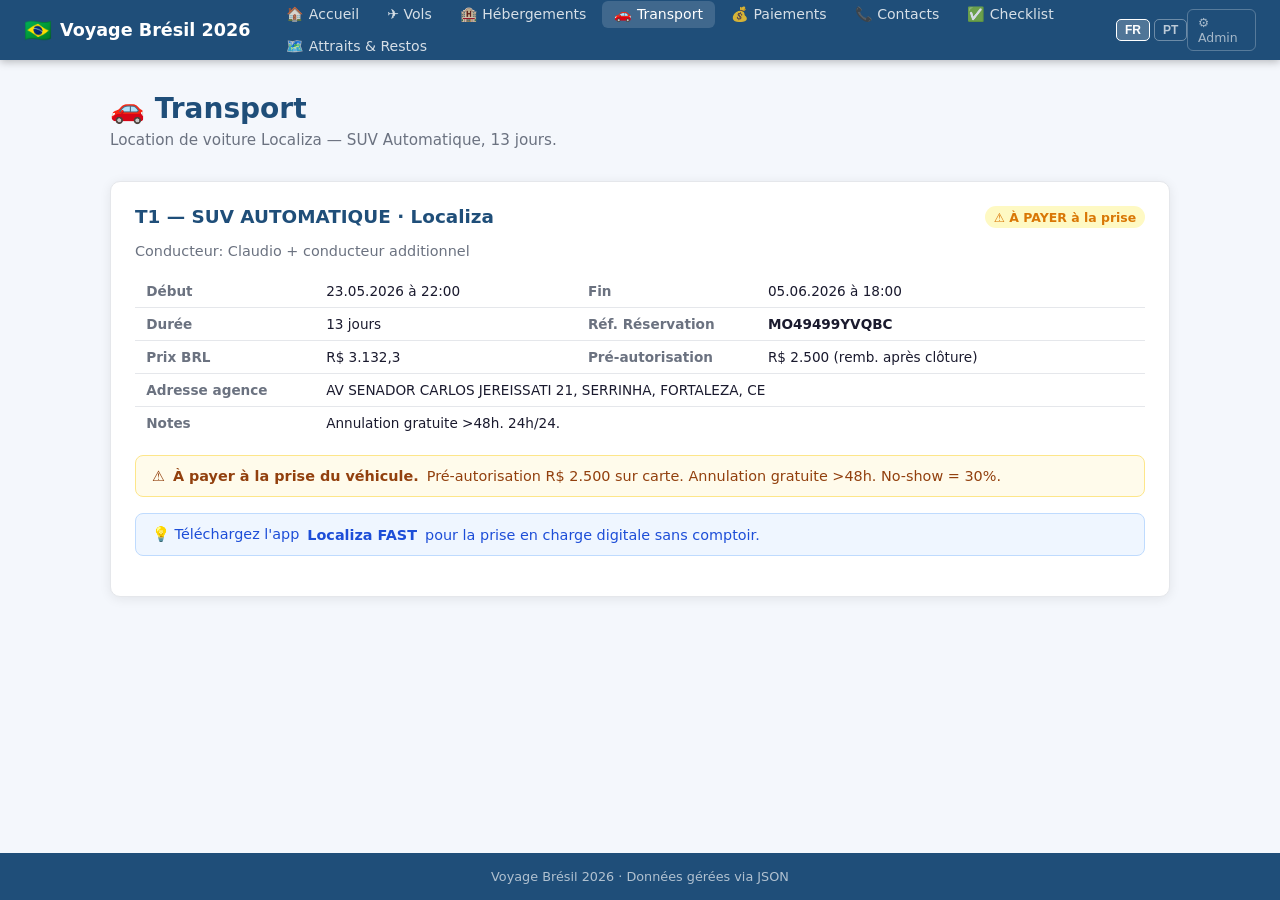
<file: transport.html>
<!DOCTYPE html>
<html lang="fr">
<head>
  <meta charset="UTF-8">
  <meta name="viewport" content="width=device-width, initial-scale=1.0">
  <title>Transport — Voyage Brésil 2026</title>
  <link rel="stylesheet" href="assets/styles.css">
  <link rel="icon" href="data:image/svg+xml,<svg xmlns='http://www.w3.org/2000/svg' viewBox='0 0 100 100'><text y='.9em' font-size='90'>🚗</text></svg>">
  <script type="module" src="assets/i18n.js"></script>
</head>
<body>
  <nav>
    <a class="nav-brand" href="index.html"><span>🇧🇷</span> Voyage Brésil 2026</a>
    <div class="nav-links">
      <a href="index.html" data-i18n="nav.home">🏠 Accueil</a>
      <a href="flights.html" data-i18n="nav.flights">✈️ Vols</a>
      <a href="lodgings.html" data-i18n="nav.lodgings">🏨 Hébergements</a>
      <a href="transport.html" data-i18n="nav.transport">🚗 Transport</a>
      <a href="payments.html" data-i18n="nav.payments">💰 Paiements</a>
      <a href="contacts.html" data-i18n="nav.contacts">📞 Contacts</a>
      <a href="checklist.html" data-i18n="nav.checklist">✅ Checklist</a>
      <a href="attractions-restaurants.html" data-i18n="nav.attractions">🗺️ Attraits &amp; Restos</a>
    </div>
    <div class="nav-spacer"></div>
    <div class="lang-toggle">
      <button class="lang-btn" data-lang="fr" aria-pressed="true">FR</button>
      <button class="lang-btn" data-lang="pt-BR" aria-pressed="false">PT</button>
    </div>
    <a class="nav-admin-link" href="admin.html" data-i18n="nav.admin">⚙️ Admin</a>
  </nav>

  <main>
    <div class="page-header">
      <h1 data-i18n="page.transport.title">🚗 Transport</h1>
      <p data-i18n="page.transport.subtitle">Location de voiture Localiza — SUV Automatique, 13 jours.</p>
    </div>

    <div id="transport-container">
      <div class="loading-center"><div class="spinner"></div></div>
    </div>
  </main>

  <footer>
    <p><span data-i18n="footer.text">Voyage Brésil 2026 · Données gérées via</span> JSON</p>
  </footer>

  <script type="module">
    import { fetchTransport, showError, showLoading, escHtml, fmtDate, statusBadge } from './assets/public.js';
    import { t } from './assets/i18n.js';

    async function loadTransport() {
      const container = document.getElementById('transport-container');
      showLoading(container);

      try {
        const transport = await fetchTransport();
        renderTransport(transport, container);
      } catch (err) {
        showError(container, err.message, err.stack);
      }
    }

    function renderTransport(items, container) {
      if (!items || items.length === 0) {
        container.innerHTML = `<div class="alert alert-info">${t('transport.noData')}</div>`;
        return;
      }

      container.innerHTML = items.map(item => `
        <div class="card">
          <div style="display:flex;justify-content:space-between;align-items:flex-start;flex-wrap:wrap;gap:.5rem">
            <div>
              <h2>${escHtml(item.id)} — ${escHtml(item.vehicle)} · ${escHtml(item.agency)}</h2>
              <p style="color:var(--text-light);font-size:.9rem">${t('transport.driver')}: ${escHtml(item.driver)}</p>
            </div>
            <div>${statusBadge(item.payment_status)}</div>
          </div>

          <div class="table-wrap" style="margin-top:1rem">
            <table>
              <tbody>
                <tr>
                  <td style="width:180px;font-weight:600;color:var(--text-light)">${t('transport.start')}</td>
                  <td>${fmtDate(item.start_date)} à ${escHtml(item.start_time || '—')}</td>
                  <td style="width:180px;font-weight:600;color:var(--text-light)">${t('transport.end')}</td>
                  <td>${fmtDate(item.end_date)} à ${escHtml(item.end_time || '—')}</td>
                </tr>
                <tr>
                  <td style="font-weight:600;color:var(--text-light)">${t('transport.duration')}</td>
                  <td>${escHtml(String(item.duration_days || '—'))} ${t('transport.durationUnit')}</td>
                  <td style="font-weight:600;color:var(--text-light)">${t('transport.ref')}</td>
                  <td><strong>${escHtml(item.booking_ref)}</strong></td>
                </tr>
                <tr>
                  <td style="font-weight:600;color:var(--text-light)">${t('transport.priceBrl')}</td>
                  <td>R$ ${item.price_brl != null ? Number(item.price_brl).toLocaleString('pt-BR') : '—'}</td>
                  <td style="font-weight:600;color:var(--text-light)">${t('transport.preauth')}</td>
                  <td>R$ ${item.preauth_brl != null ? Number(item.preauth_brl).toLocaleString('pt-BR') : '—'} ${t('transport.preauthDetail')}</td>
                </tr>
                ${item.agency_address ? `<tr>
                  <td style="font-weight:600;color:var(--text-light)">${t('transport.address')}</td>
                  <td colspan="3">${escHtml(item.agency_address)}</td>
                </tr>` : ''}
                ${item.notes ? `<tr>
                  <td style="font-weight:600;color:var(--text-light)">${t('transport.notes')}</td>
                  <td colspan="3">${escHtml(item.notes)}</td>
                </tr>` : ''}
              </tbody>
            </table>
          </div>

          <div style="margin-top:1rem">
            <div class="alert alert-warning">
              ${t('transport.preauthWarning').replace('{amount}', item.preauth_brl != null ? Number(item.preauth_brl).toLocaleString('pt-BR') : '2 500')}
            </div>
            <div class="alert alert-info">${t('transport.appHint')}</div>
          </div>
        </div>
      `).join('');
    }

    loadTransport();

    document.addEventListener('langchange', () => {
      const c = document.getElementById('transport-container');
      if (c && !c.querySelector('.alert')) loadTransport();
    });
  </script>
</body>
</html>
</file>
<file: assets/styles.css>
/* ============================================================
   Voyage Brésil 2026 — Main Stylesheet
   ============================================================ */

:root {
  --primary:    #1F4E79;
  --secondary:  #2E75B6;
  --accent:     #E74C8B;
  --bg:         #F4F7FC;
  --card-bg:    #FFFFFF;
  --text:       #1A1A2E;
  --text-light: #6B7280;
  --border:     #E5E7EB;
  --success:    #16A34A;
  --warning:    #D97706;
  --danger:     #DC2626;
  --radius:     10px;
  --shadow:     0 2px 12px rgba(0,0,0,.08);
  --nav-h:      60px;
}

/* ── Reset / Base ─────────────────────────────────────────── */
*, *::before, *::after { box-sizing: border-box; margin: 0; padding: 0; }

html { font-size: 16px; scroll-behavior: smooth; }

body {
  font-family: 'Segoe UI', system-ui, -apple-system, sans-serif;
  background: var(--bg);
  color: var(--text);
  min-height: 100vh;
  display: flex;
  flex-direction: column;
}

a { color: var(--secondary); text-decoration: none; }
a:hover { text-decoration: underline; }

/* ── Navigation ───────────────────────────────────────────── */
nav {
  background: var(--primary);
  height: var(--nav-h);
  display: flex;
  align-items: center;
  padding: 0 1.5rem;
  position: sticky;
  top: 0;
  z-index: 100;
  box-shadow: 0 2px 8px rgba(0,0,0,.25);
}

.nav-brand {
  color: #fff;
  font-size: 1.1rem;
  font-weight: 700;
  display: flex;
  align-items: center;
  gap: .5rem;
  text-decoration: none;
  white-space: nowrap;
}

.nav-brand span { font-size: 1.4rem; }

.nav-links {
  display: flex;
  gap: .25rem;
  margin-left: 1.5rem;
  flex-wrap: wrap;
}

.nav-links a {
  color: rgba(255,255,255,.82);
  padding: .35rem .75rem;
  border-radius: 6px;
  font-size: .88rem;
  font-weight: 500;
  transition: background .15s, color .15s;
}

.nav-links a:hover,
.nav-links a.active {
  background: rgba(255,255,255,.15);
  color: #fff;
  text-decoration: none;
}

.nav-spacer { flex: 1; }

.nav-admin-link {
  color: rgba(255,255,255,.6);
  font-size: .78rem;
  padding: .3rem .6rem;
  border: 1px solid rgba(255,255,255,.25);
  border-radius: 6px;
}
.nav-admin-link:hover { color: #fff; border-color: #fff; text-decoration: none; }

/* ── Language toggle ──────────────────────────────────────── */
.lang-toggle {
  display: flex;
  align-items: center;
  gap: .25rem;
  margin-left: .75rem;
}

.lang-btn {
  background: transparent;
  border: 1px solid rgba(255,255,255,.35);
  color: rgba(255,255,255,.7);
  font-size: .75rem;
  font-weight: 600;
  padding: .25rem .5rem;
  border-radius: 5px;
  cursor: pointer;
  transition: background .15s, color .15s, border-color .15s;
  line-height: 1;
}

.lang-btn:hover {
  background: rgba(255,255,255,.15);
  color: #fff;
  border-color: rgba(255,255,255,.6);
}

.lang-btn.active {
  background: rgba(255,255,255,.22);
  color: #fff;
  border-color: #fff;
}

/* ── Offline mode banner ─────────────────────────────────── */
.offline-mode-banner {
  background: #EFF6FF;
  border: 2px solid #3B82F6;
  border-radius: var(--radius);
  padding: 1rem 1.5rem;
  margin-bottom: 1.5rem;
  color: #1D4ED8;
  font-size: .9rem;
}

.offline-mode-banner strong { color: #1E40AF; font-size: 1rem; }
.offline-mode-banner p { margin: .4rem 0 0; }

/* ── Config error banner ──────────────────────────────────── */
.config-error-banner {
  background: #FEF3C7;
  border: 2px solid #D97706;
  border-radius: var(--radius);
  padding: 1.25rem 1.5rem;
  margin-bottom: 1.5rem;
  color: #92400E;
  font-size: .95rem;
}

.config-error-banner strong { color: #B45309; font-size: 1.05rem; }
.config-error-banner p { margin: .5rem 0 0; }
.config-error-banner ol { margin: .5rem 0 0 1.25rem; line-height: 1.8; }
.config-error-banner code {
  background: rgba(0,0,0,.07);
  padding: .1rem .35rem;
  border-radius: 3px;
  font-family: monospace;
  font-size: .88em;
}

/* ── Main Content ─────────────────────────────────────────── */
main {
  flex: 1;
  max-width: 1100px;
  width: 100%;
  margin: 0 auto;
  padding: 2rem 1.25rem;
}

/* ── Page Header ──────────────────────────────────────────── */
.page-header {
  margin-bottom: 2rem;
}

.page-header h1 {
  font-size: 1.75rem;
  font-weight: 700;
  color: var(--primary);
  display: flex;
  align-items: center;
  gap: .5rem;
}

.page-header p {
  color: var(--text-light);
  margin-top: .4rem;
  font-size: .95rem;
}

/* ── Dashboard Cards ──────────────────────────────────────── */
.dashboard-grid {
  display: grid;
  grid-template-columns: repeat(auto-fill, minmax(220px, 1fr));
  gap: 1.25rem;
  margin-top: 1.5rem;
}

.dash-card {
  background: var(--card-bg);
  border: 1px solid var(--border);
  border-radius: var(--radius);
  padding: 1.5rem 1.25rem;
  box-shadow: var(--shadow);
  display: flex;
  flex-direction: column;
  align-items: flex-start;
  gap: .6rem;
  transition: transform .15s, box-shadow .15s;
  cursor: pointer;
  text-decoration: none;
  color: var(--text);
}

.dash-card:hover {
  transform: translateY(-3px);
  box-shadow: 0 6px 20px rgba(0,0,0,.12);
  text-decoration: none;
}

.dash-card .icon { font-size: 2.2rem; }
.dash-card h3 { font-size: 1.05rem; font-weight: 700; color: var(--primary); }
.dash-card p { font-size: .85rem; color: var(--text-light); }
.dash-card .badge {
  font-size: .75rem;
  background: var(--secondary);
  color: #fff;
  padding: .15rem .5rem;
  border-radius: 99px;
  font-weight: 600;
}

/* ── Cards / Panels ───────────────────────────────────────── */
.card {
  background: var(--card-bg);
  border: 1px solid var(--border);
  border-radius: var(--radius);
  padding: 1.5rem;
  box-shadow: var(--shadow);
  margin-bottom: 1.5rem;
}

.card h2 {
  font-size: 1.15rem;
  font-weight: 700;
  color: var(--primary);
  margin-bottom: 1rem;
  display: flex;
  align-items: center;
  gap: .5rem;
}

/* ── Tables ───────────────────────────────────────────────── */
.table-wrap { overflow-x: auto; -webkit-overflow-scrolling: touch; }

table {
  width: 100%;
  border-collapse: collapse;
  font-size: .85rem;
  min-width: 900px;
}

th {
  background: var(--primary);
  color: #fff;
  text-align: left;
  padding: .55rem .7rem;
  font-weight: 600;
  white-space: nowrap;
  font-size: .8rem;
}

td {
  padding: .5rem .7rem;
  border-bottom: 1px solid var(--border);
  vertical-align: top;
}

/* Allow key columns to wrap */
td:nth-child(3) { min-width: 160px; }  /* Route / Company */
td:nth-child(2) { min-width: 100px; }  /* Passengers */

tr:last-child td { border-bottom: none; }
tr:hover td { background: #F0F4FA; }

/* ── Status Badges ────────────────────────────────────────── */
.status {
  display: inline-flex;
  align-items: center;
  gap: .25rem;
  padding: .2rem .55rem;
  border-radius: 99px;
  font-size: .78rem;
  font-weight: 600;
  white-space: nowrap;
}
.status-ok   { background: #DCFCE7; color: var(--success); }
.status-warn { background: #FEF9C3; color: var(--warning); }
.status-err  { background: #FEE2E2; color: var(--danger);  }

/* ── Buttons ──────────────────────────────────────────────── */
.btn {
  display: inline-flex;
  align-items: center;
  gap: .4rem;
  padding: .55rem 1.1rem;
  border-radius: 7px;
  border: none;
  font-size: .9rem;
  font-weight: 600;
  cursor: pointer;
  transition: opacity .15s, transform .1s;
}
.btn:hover { opacity: .87; }
.btn:active { transform: scale(.97); }

.btn-primary  { background: var(--primary);   color: #fff; }
.btn-accent   { background: var(--accent);    color: #fff; }
.btn-secondary{ background: var(--secondary); color: #fff; }
.btn-outline  { background: transparent; border: 1.5px solid var(--primary); color: var(--primary); }
.btn-sm       { padding: .35rem .75rem; font-size: .8rem; }
.btn-danger   { background: var(--danger); color: #fff; }

/* ── Globe / Modal ────────────────────────────────────────── */
.modal-overlay {
  position: fixed;
  inset: 0;
  background: rgba(0,0,0,.7);
  display: flex;
  align-items: center;
  justify-content: center;
  z-index: 1000;
  padding: 1.5rem;
}

.modal-overlay.hidden { display: none; }

.modal-box {
  background: #0d1117;
  border-radius: 16px;
  width: 100%;
  max-width: 720px;
  overflow: hidden;
  box-shadow: 0 25px 80px rgba(0,0,0,.6);
  position: relative;
  border: 1px solid rgba(255,255,255,.08);
}

.modal-header {
  background: var(--primary);
  color: #fff;
  padding: .85rem 1.25rem;
  display: flex;
  align-items: center;
  justify-content: space-between;
  font-weight: 700;
  font-size: .95rem;
}

.modal-close {
  background: none;
  border: none;
  color: #fff;
  font-size: 1.4rem;
  cursor: pointer;
  line-height: 1;
  padding: .25rem;
  border-radius: 6px;
  transition: background .15s;
}
.modal-close:hover { background: rgba(255,255,255,.15); }

#globe-container {
  width: 100%;
  height: 420px;
  background: #0d1117;
  display: flex;
  align-items: center;
  justify-content: center;
  overflow: hidden;
}

/* Force globe.gl canvas to center */
#globe-container > div { margin: 0 auto; }

.modal-footer {
  padding: .85rem 1.25rem;
  background: #161b22;
  color: #CBD5E1;
  font-size: .82rem;
  border-top: 1px solid rgba(255,255,255,.06);
}

.modal-footer dl { display: grid; grid-template-columns: auto 1fr; gap: .25rem .75rem; }
.modal-footer dt { color: #8b949e; font-weight: 600; }

/* ── Surprise Section ─────────────────────────────────────── */
/* Subtle trigger in footer */
.surprise-trigger {
  cursor: pointer;
  font-size: .7rem;
  opacity: .25;
  transition: opacity .3s;
  display: inline-block;
  margin-top: .25rem;
  user-select: none;
}
.surprise-trigger:hover { opacity: .6; }

/* Full-screen overlay dialog */
.surprise-overlay {
  position: fixed;
  inset: 0;
  background: rgba(0,0,0,.75);
  display: flex;
  align-items: center;
  justify-content: center;
  z-index: 1100;
  padding: 1rem;
}
.surprise-overlay.hidden { display: none; }

.surprise-dialog {
  background: #1a1f2e;
  border: 1px solid rgba(255,255,255,.1);
  border-radius: 16px;
  padding: 2rem;
  max-width: 380px;
  width: 100%;
  text-align: center;
  color: #fff;
  box-shadow: 0 20px 60px rgba(0,0,0,.5);
  position: relative;
}
.surprise-dialog h3 { font-size: 1.15rem; margin-bottom: .25rem; }

.surprise-dialog-close {
  position: absolute;
  top: .75rem;
  right: .75rem;
  background: none;
  border: none;
  color: rgba(255,255,255,.5);
  font-size: 1.2rem;
  cursor: pointer;
  line-height: 1;
  padding: .25rem;
}
.surprise-dialog-close:hover { color: #fff; }

.pin-form {
  display: flex;
  gap: .5rem;
  justify-content: center;
  flex-wrap: wrap;
}

.pin-input {
  padding: .55rem .9rem;
  border-radius: 7px;
  border: 1.5px solid rgba(255,255,255,.2);
  background: rgba(255,255,255,.08);
  color: #fff;
  font-size: 1rem;
  width: 130px;
  text-align: center;
  letter-spacing: .15em;
}
.pin-input:focus { outline: none; border-color: var(--accent); }
.pin-input::placeholder { color: rgba(255,255,255,.35); }

.surprise-content { display: none; }
.surprise-content.visible { display: block; }

/* ── Checklist ────────────────────────────────────────────── */
.checklist-category {
  font-size: 1rem;
  font-weight: 700;
  color: var(--primary);
  margin: 1.5rem 0 .75rem;
  padding-bottom: .35rem;
  border-bottom: 2px solid var(--border);
  display: flex;
  align-items: center;
  gap: .4rem;
}

.checklist-item {
  display: flex;
  align-items: flex-start;
  gap: .75rem;
  padding: .65rem .75rem;
  border-radius: 8px;
  background: var(--card-bg);
  border: 1px solid var(--border);
  margin-bottom: .5rem;
  transition: background .15s;
}

.checklist-item.done-item { opacity: .6; }
.checklist-item.done-item .item-action { text-decoration: line-through; }

.checklist-item input[type="checkbox"] {
  width: 1.15rem;
  height: 1.15rem;
  accent-color: var(--success);
  flex-shrink: 0;
  margin-top: .15rem;
  cursor: pointer;
}

.item-body { flex: 1; }
.item-action { font-weight: 600; font-size: .92rem; }
.item-meta {
  font-size: .78rem;
  color: var(--text-light);
  margin-top: .2rem;
  display: flex;
  gap: .75rem;
  flex-wrap: wrap;
}

.item-done-by {
  font-size: .75rem;
  color: var(--success);
  margin-top: .15rem;
  font-style: italic;
}

/* ── Checklist PIN overlay ────────────────────────────────── */
.checklist-unlock-bar {
  background: #EFF6FF;
  border: 1px solid #BFDBFE;
  border-radius: var(--radius);
  padding: 1rem 1.25rem;
  margin-bottom: 1.5rem;
  display: flex;
  align-items: center;
  gap: .75rem;
  flex-wrap: wrap;
}

.checklist-unlock-bar label { font-weight: 600; font-size: .9rem; color: var(--primary); }
.checklist-unlock-bar input[type="text"],
.checklist-unlock-bar input[type="password"] {
  padding: .45rem .75rem;
  border: 1.5px solid var(--border);
  border-radius: 7px;
  font-size: .9rem;
  width: 140px;
}

/* ── Admin Forms ──────────────────────────────────────────── */
.form-group {
  margin-bottom: 1rem;
}

.form-group label {
  display: block;
  font-size: .88rem;
  font-weight: 600;
  margin-bottom: .35rem;
  color: var(--text);
}

.form-group input,
.form-group select,
.form-group textarea {
  width: 100%;
  padding: .55rem .85rem;
  border: 1.5px solid var(--border);
  border-radius: 7px;
  font-size: .9rem;
  color: var(--text);
  transition: border-color .15s;
}

.form-group input:focus,
.form-group select:focus,
.form-group textarea:focus {
  outline: none;
  border-color: var(--secondary);
}

.form-row {
  display: grid;
  grid-template-columns: 1fr 1fr;
  gap: 1rem;
}

@media (max-width: 540px) { .form-row { grid-template-columns: 1fr; } }

/* ── Alert ────────────────────────────────────────────────── */
.alert {
  padding: .75rem 1rem;
  border-radius: 8px;
  font-size: .9rem;
  margin-bottom: 1rem;
  display: flex;
  align-items: center;
  gap: .5rem;
}

.alert-info    { background: #EFF6FF; color: #1D4ED8; border: 1px solid #BFDBFE; }
.alert-success { background: #F0FDF4; color: #166534; border: 1px solid #BBF7D0; }
.alert-warning { background: #FFFBEB; color: #92400E; border: 1px solid #FDE68A; }
.alert-danger  { background: #FEF2F2; color: #991B1B; border: 1px solid #FECACA; }

/* ── Loading spinner ──────────────────────────────────────── */
.spinner {
  display: inline-block;
  width: 1.5rem;
  height: 1.5rem;
  border: 3px solid var(--border);
  border-top-color: var(--secondary);
  border-radius: 50%;
  animation: spin .7s linear infinite;
}

@keyframes spin { to { transform: rotate(360deg); } }

.loading-center {
  display: flex;
  justify-content: center;
  align-items: center;
  padding: 3rem;
}

/* ── Footer ───────────────────────────────────────────────── */
footer {
  background: var(--primary);
  color: rgba(255,255,255,.65);
  text-align: center;
  padding: 1rem;
  font-size: .8rem;
  margin-top: auto;
}

/* ── Responsive ───────────────────────────────────────────── */
@media (max-width: 768px) {
  .nav-links { display: none; }

  .page-header h1 { font-size: 1.4rem; }

  main { padding: 1.25rem .9rem; }

  .dashboard-grid { grid-template-columns: repeat(2, 1fr); }

  #globe-container { height: 320px; }

  th, td { font-size: .8rem; padding: .5rem .6rem; }
}

@media (max-width: 420px) {
  .dashboard-grid { grid-template-columns: 1fr; }
}

/* ── Gantt-style itinerary row ────────────────────────────── */
.itinerary-row {
  display: flex;
  gap: 1rem;
  padding: .6rem 0;
  border-bottom: 1px solid var(--border);
  font-size: .88rem;
  align-items: flex-start;
}

.itinerary-date {
  min-width: 80px;
  font-weight: 700;
  color: var(--primary);
  flex-shrink: 0;
}

.itinerary-events { flex: 1; display: flex; flex-direction: column; gap: .2rem; }

.event-pill {
  display: inline-flex;
  align-items: center;
  gap: .3rem;
  padding: .2rem .6rem;
  border-radius: 99px;
  font-size: .78rem;
  font-weight: 600;
  width: fit-content;
}

.event-flight   { background: #DBEAFE; color: #1E40AF; }
.event-hotel    { background: #FCE7F3; color: #9D174D; }
.event-car      { background: #D1FAE5; color: #065F46; }
.event-surprise { background: #FDE68A; color: #78350F; }

/* ── Payment summary ──────────────────────────────────────── */
.payment-person-header {
  display: flex;
  align-items: center;
  justify-content: space-between;
  background: var(--primary);
  color: #fff;
  padding: .75rem 1rem;
  border-radius: var(--radius) var(--radius) 0 0;
  font-weight: 700;
}

.payment-total-row td {
  font-weight: 700;
  background: #F0F4FA;
  border-top: 2px solid var(--primary);
}
</file>
